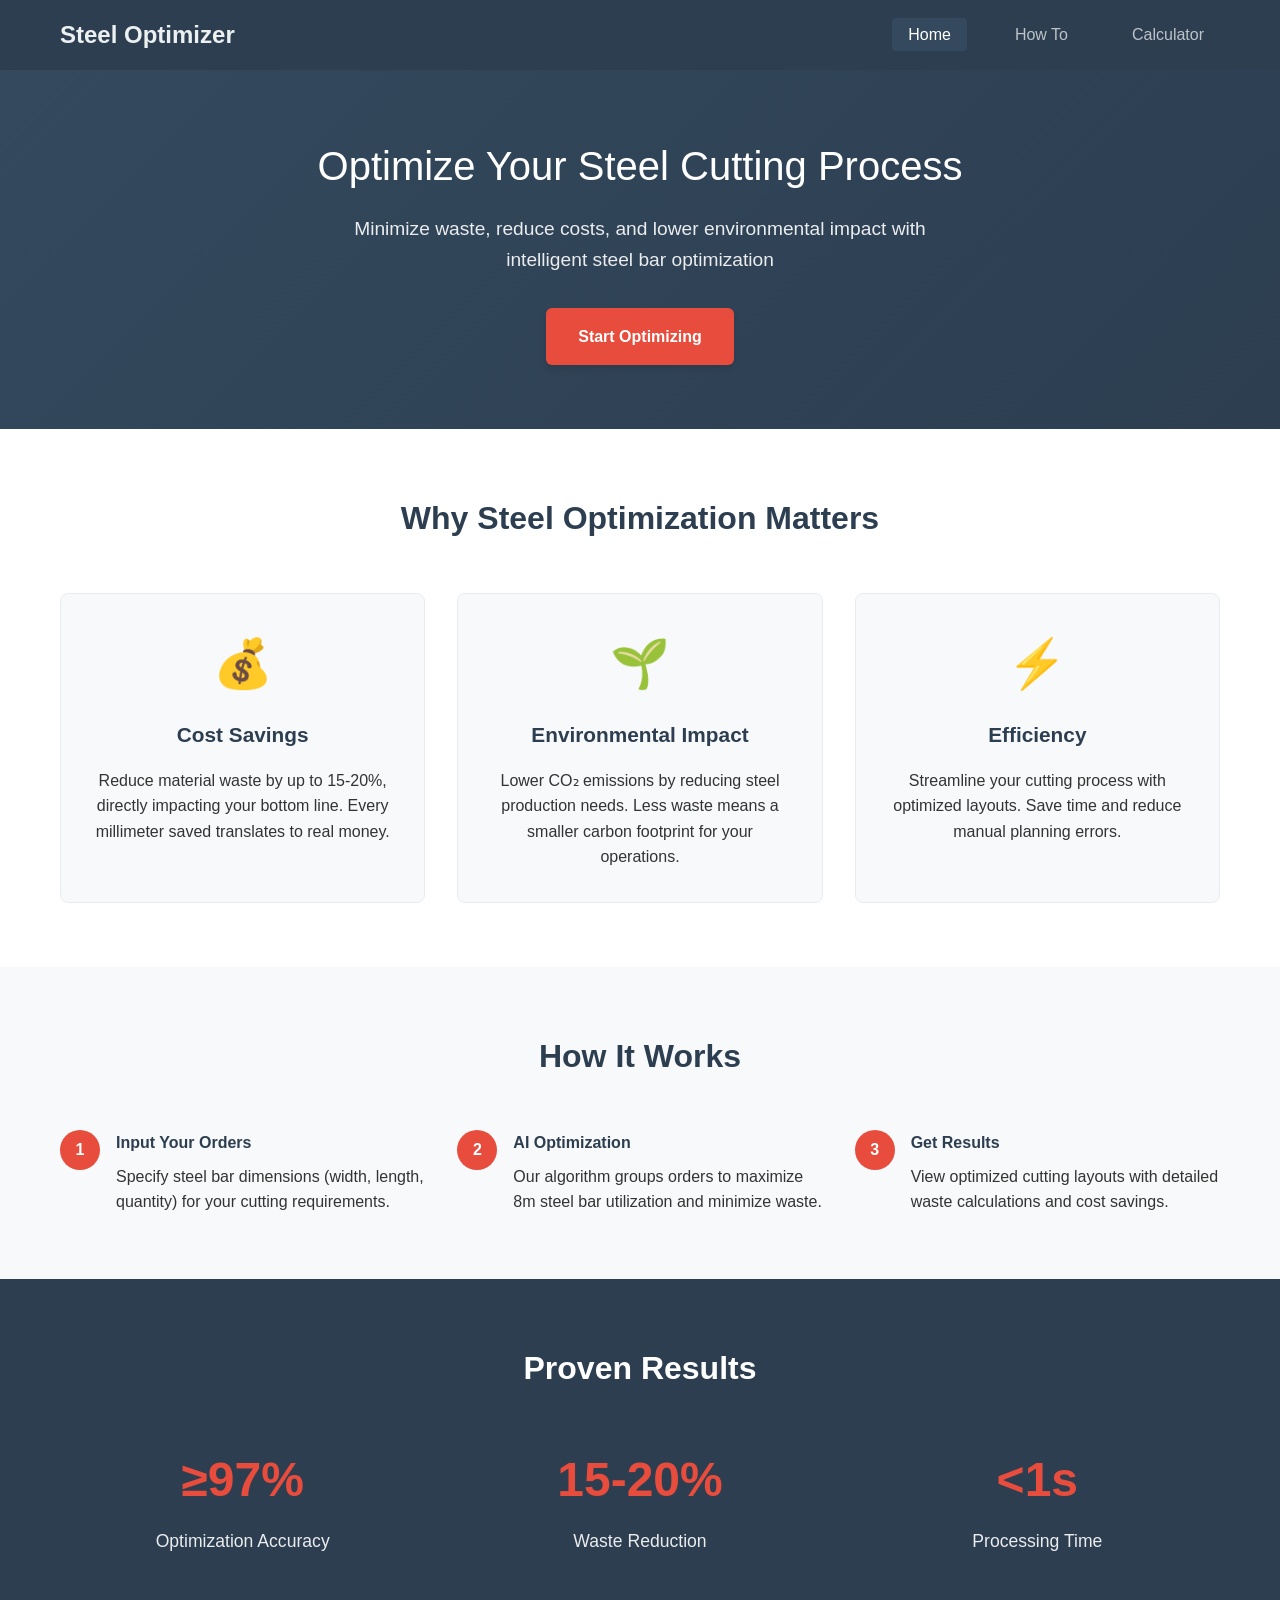
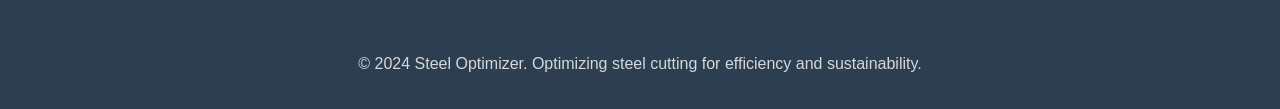
<file: index.html>
<!DOCTYPE html>
<html lang="en">
<head>
    <meta charset="UTF-8">
    <meta name="viewport" content="width=device-width, initial-scale=1.0">
    <title>Steel Optimization - Home</title>
    <link rel="stylesheet" href="style.css">
</head>
<body>
    <header>
        <nav class="top-nav">
            <div class="nav-container">
                <h1 class="logo">Steel Optimizer</h1>
                <ul class="nav-tabs">
                    <li><a href="index.html" class="active">Home</a></li>
                    <li><a href="howto.html">How To</a></li>
                    <li><a href="calculator.html">Calculator</a></li>
                </ul>
            </div>
        </nav>
    </header>

    <main class="main-content">
        <section class="hero">
            <div class="container">
                <h2>Optimize Your Steel Cutting Process</h2>
                <p class="hero-subtitle">Minimize waste, reduce costs, and lower environmental impact with intelligent steel bar optimization</p>
                <a href="calculator.html" class="cta-button">Start Optimizing</a>
            </div>
        </section>

        <section class="benefits">
            <div class="container">
                <h3>Why Steel Optimization Matters</h3>
                <div class="benefits-grid">
                    <div class="benefit-card">
                        <div class="benefit-icon">💰</div>
                        <h4>Cost Savings</h4>
                        <p>Reduce material waste by up to 15-20%, directly impacting your bottom line. Every millimeter saved translates to real money.</p>
                    </div>
                    <div class="benefit-card">
                        <div class="benefit-icon">🌱</div>
                        <h4>Environmental Impact</h4>
                        <p>Lower CO₂ emissions by reducing steel production needs. Less waste means a smaller carbon footprint for your operations.</p>
                    </div>
                    <div class="benefit-card">
                        <div class="benefit-icon">⚡</div>
                        <h4>Efficiency</h4>
                        <p>Streamline your cutting process with optimized layouts. Save time and reduce manual planning errors.</p>
                    </div>
                </div>
            </div>
        </section>

        <section class="how-it-works">
            <div class="container">
                <h3>How It Works</h3>
                <div class="steps">
                    <div class="step">
                        <div class="step-number">1</div>
                        <div class="step-content">
                            <h4>Input Your Orders</h4>
                            <p>Specify steel bar dimensions (width, length, quantity) for your cutting requirements.</p>
                        </div>
                    </div>
                    <div class="step">
                        <div class="step-number">2</div>
                        <div class="step-content">
                            <h4>AI Optimization</h4>
                            <p>Our algorithm groups orders to maximize 8m steel bar utilization and minimize waste.</p>
                        </div>
                    </div>
                    <div class="step">
                        <div class="step-number">3</div>
                        <div class="step-content">
                            <h4>Get Results</h4>
                            <p>View optimized cutting layouts with detailed waste calculations and cost savings.</p>
                        </div>
                    </div>
                </div>
            </div>
        </section>

        <section class="stats">
            <div class="container">
                <h3>Proven Results</h3>
                <div class="stats-grid">
                    <div class="stat-item">
                        <div class="stat-number">≥97%</div>
                        <div class="stat-label">Optimization Accuracy</div>
                    </div>
                    <div class="stat-item">
                        <div class="stat-number">15-20%</div>
                        <div class="stat-label">Waste Reduction</div>
                    </div>
                    <div class="stat-item">
                        <div class="stat-number">&lt;1s</div>
                        <div class="stat-label">Processing Time</div>
                    </div>
                </div>
            </div>
        </section>
    </main>

    <footer>
        <div class="container">
            <p>&copy; 2024 Steel Optimizer. Optimizing steel cutting for efficiency and sustainability.</p>
        </div>
    </footer>
</body>
</html>
</file>
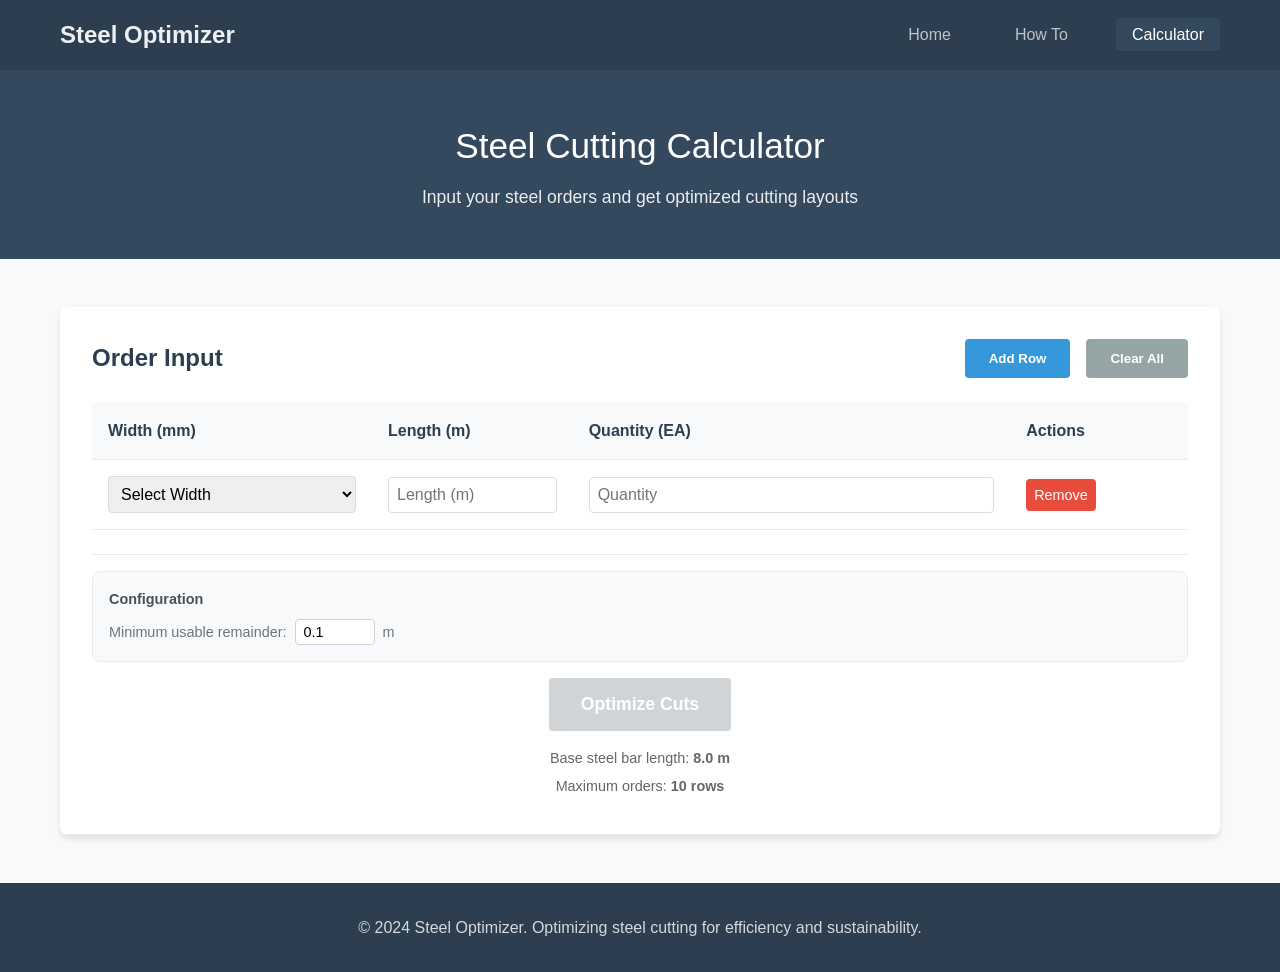
<file: calculator.html>
<!DOCTYPE html>
<html lang="en">
<head>
    <meta charset="UTF-8">
    <meta name="viewport" content="width=device-width, initial-scale=1.0">
    <title>Steel Optimization - Calculator</title>
    <link rel="stylesheet" href="style.css">
</head>
<body>
    <header>
        <nav class="top-nav">
            <div class="nav-container">
                <h1 class="logo">Steel Optimizer</h1>
                <ul class="nav-tabs">
                    <li><a href="index.html">Home</a></li>
                    <li><a href="howto.html">How To</a></li>
                    <li><a href="calculator.html" class="active">Calculator</a></li>
                </ul>
            </div>
        </nav>
    </header>

    <main class="main-content">
        <section class="page-header">
            <div class="container">
                <h2>Steel Cutting Calculator</h2>
                <p class="page-subtitle">Input your steel orders and get optimized cutting layouts</p>
            </div>
        </section>

        <section class="calculator-section">
            <div class="container">
                <div class="calculator-container">
                    <div class="input-section">
                        <div class="section-header">
                            <h3>Order Input</h3>
                            <div class="input-controls">
                                <button id="addRowBtn" class="btn btn-primary">Add Row</button>
                                <button id="clearAllBtn" class="btn btn-secondary">Clear All</button>
                            </div>
                        </div>
                        
                        <div class="input-table-container">
                            <table id="inputTable" class="input-table">
                                <thead>
                                    <tr>
                                        <th>Width (mm)</th>
                                        <th>Length (m)</th>
                                        <th>Quantity (EA)</th>
                                        <th>Actions</th>
                                    </tr>
                                </thead>
                                <tbody id="inputTableBody">
                                    <!-- Rows will be added dynamically -->
                                </tbody>
                            </table>
                        </div>
                        
                        <div class="optimize-section">
                            <div class="config-section">
                                <h4>Configuration</h4>
                                <div class="config-item">
                                    <label for="usableThreshold">Minimum usable remainder:</label>
                                    <input type="number" id="usableThreshold" min="0.01" max="1" step="0.01" value="0.1">
                                    <span>m</span>
                                </div>
                            </div>
                            <button id="optimizeBtn" class="btn btn-optimize" disabled>Optimize Cuts</button>
                            <div class="optimize-info">
                                <p>Base steel bar length: <strong>8.0 m</strong></p>
                                <p>Maximum orders: <strong>10 rows</strong></p>
                            </div>
                        </div>
                    </div>

                    <div class="results-section" id="resultsSection" style="display: none;">
                        <div class="section-header">
                            <h3>Optimization Results</h3>
                            <div class="results-controls">
                                <button id="exportBtn" class="btn btn-secondary">Export PDF</button>
                            </div>
                        </div>
                        
                        <div class="results-summary">
                            <div class="summary-cards">
                                <div class="summary-card">
                                    <div class="summary-number" id="totalBars">0</div>
                                    <div class="summary-label">Steel Bars Used</div>
                                </div>
                                <div class="summary-card">
                                    <div class="summary-number" id="totalWaste">0%</div>
                                    <div class="summary-label">Waste Percentage</div>
                                </div>
                                <div class="summary-card">
                                    <div class="summary-number" id="totalRemainder">0 m</div>
                                    <div class="summary-label">Total Remainder</div>
                                </div>
                            </div>
                        </div>

                        <div class="results-tables">
                            <div class="table-container">
                                <h4>Optimized Cuts</h4>
                                <div class="table-scroll">
                                    <table id="cutsTable" class="results-table">
                                        <thead>
                                            <tr>
                                                <th>Order Type</th>
                                                <th>Quantity</th>
                                                <th>Steel Bars</th>
                                                <th>Total Used</th>
                                                <th>Efficiency</th>
                                            </tr>
                                        </thead>
                                        <tbody id="cutsTableBody">
                                            <!-- Results will be populated here -->
                                        </tbody>
                                    </table>
                                </div>
                            </div>

                            <div class="table-container">
                                <h4>Remainders Summary</h4>
                                <div class="table-scroll">
                                    <table id="remaindersTable" class="results-table">
                                        <thead>
                                            <tr>
                                                <th>Type</th>
                                                <th>Specification</th>
                                                <th>Count</th>
                                                <th>Total Length</th>
                                            </tr>
                                        </thead>
                                        <tbody id="remaindersTableBody">
                                            <!-- Remainders will be populated here -->
                                        </tbody>
                                    </table>
                                </div>
                            </div>
                        </div>
                    </div>
                </div>
            </div>
        </section>
    </main>

    <footer>
        <div class="container">
            <p>&copy; 2024 Steel Optimizer. Optimizing steel cutting for efficiency and sustainability.</p>
        </div>
    </footer>

    <script src="script.js"></script>
</body>
</html>
</file>
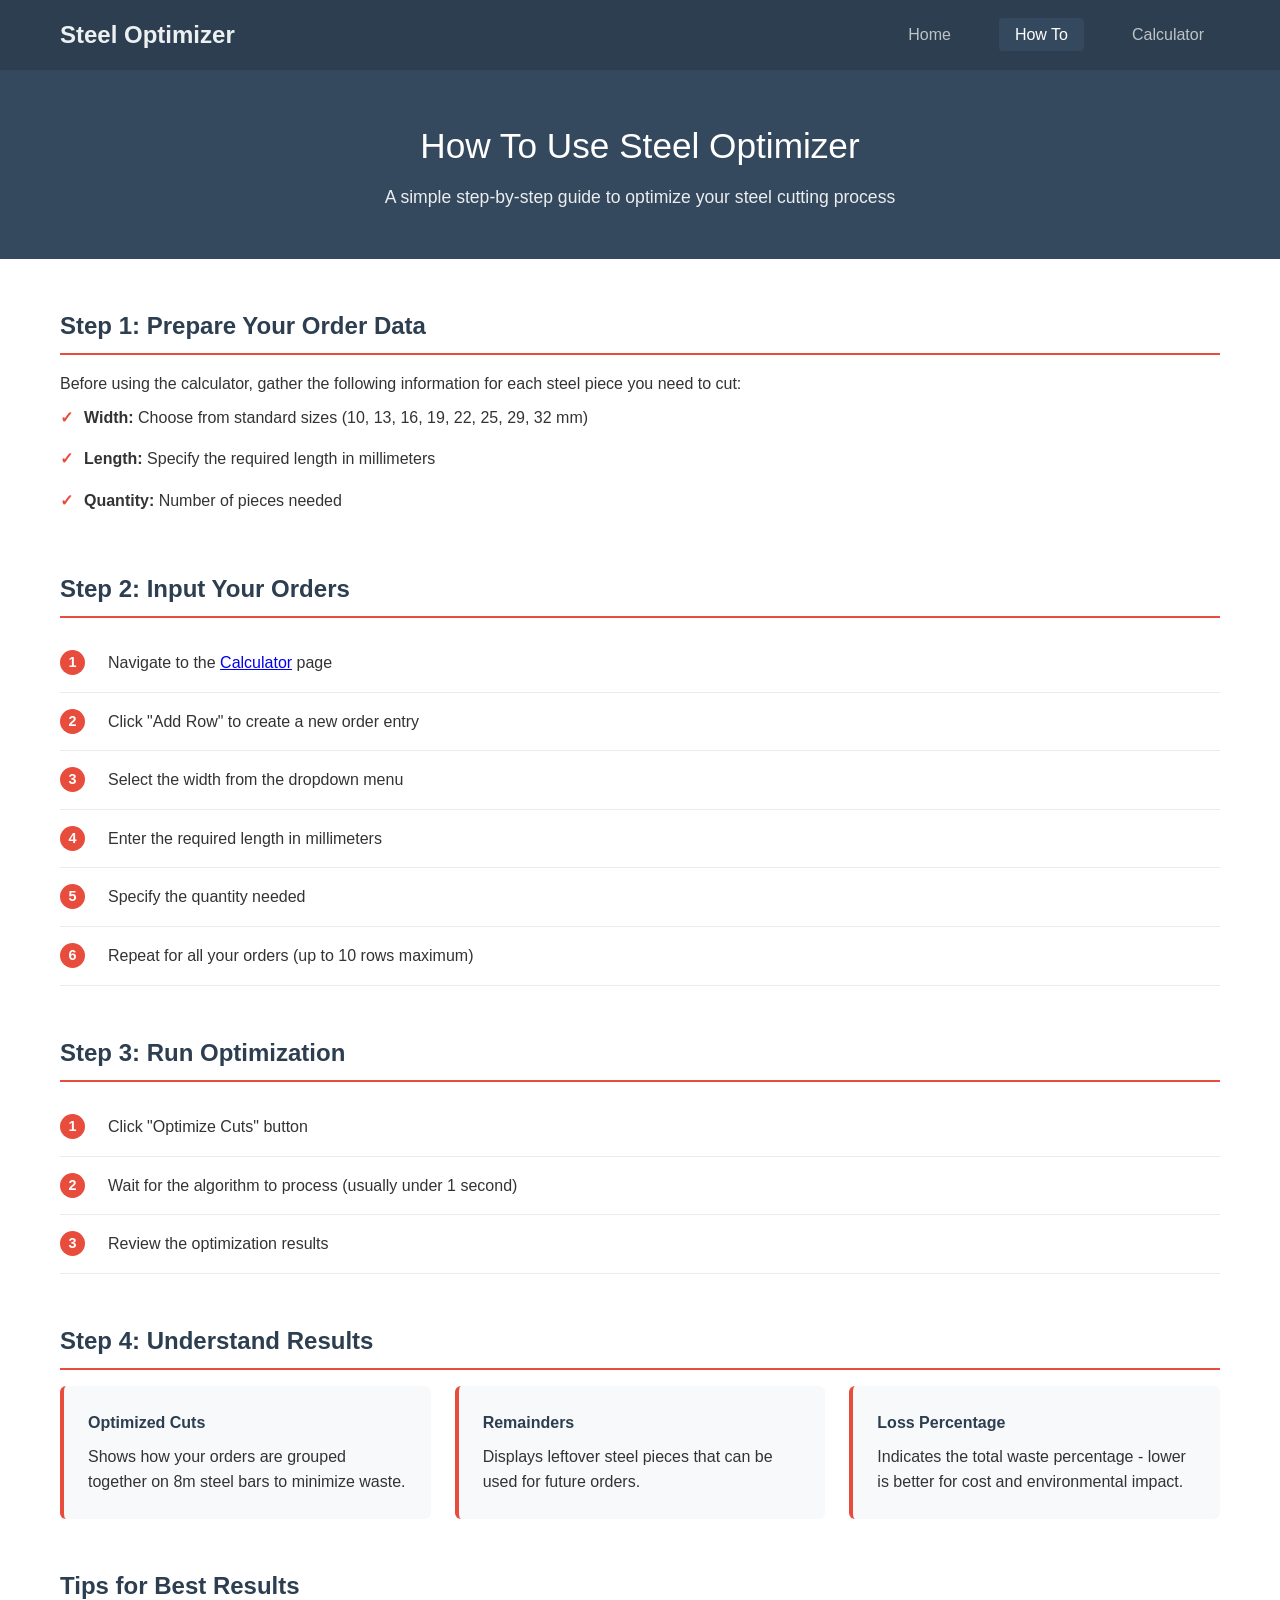
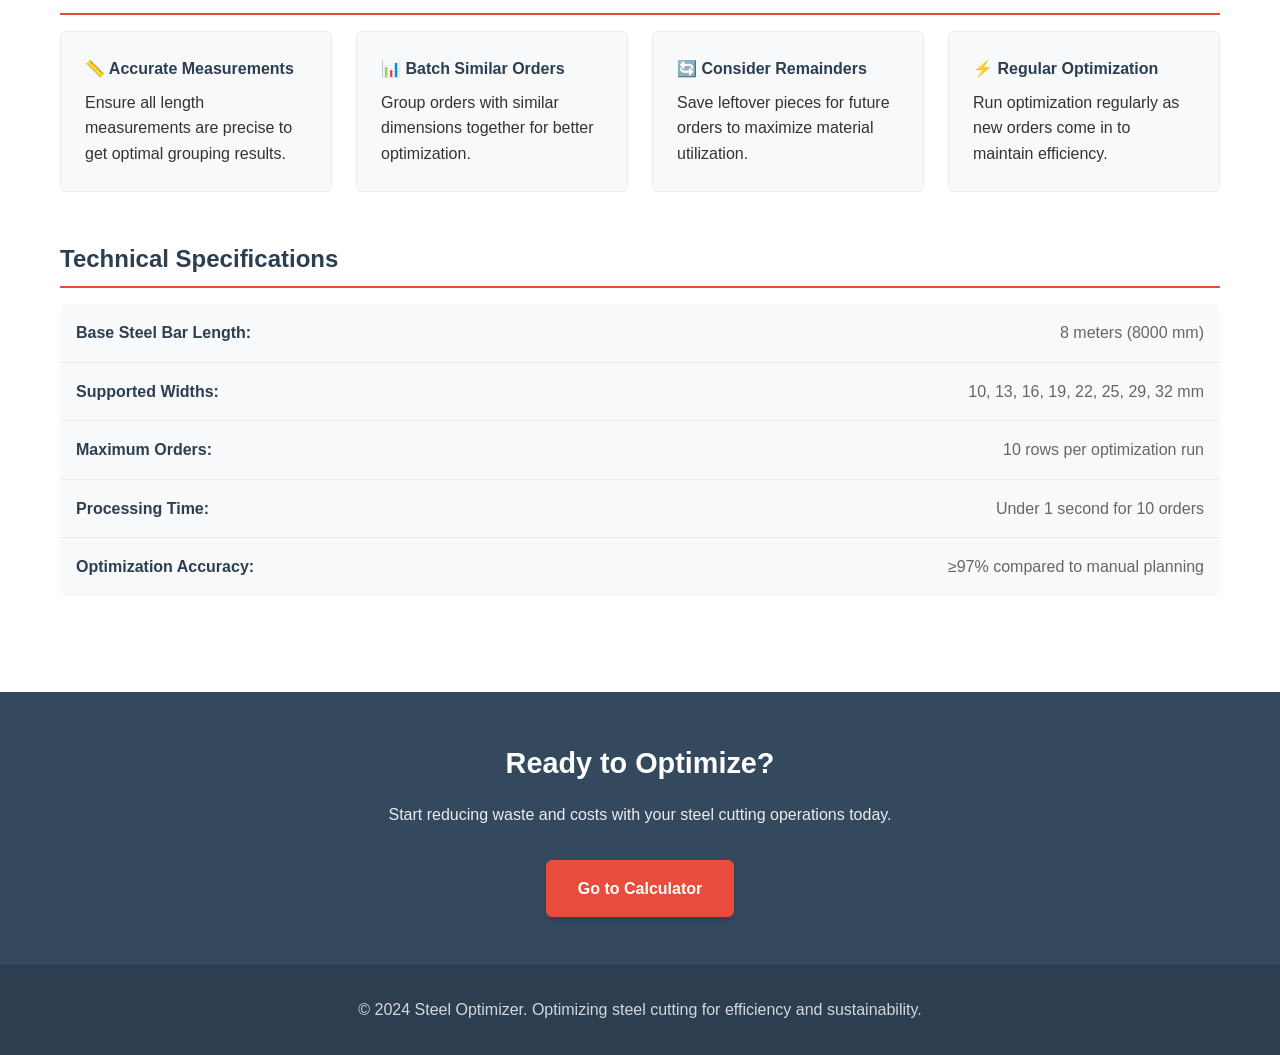
<file: howto.html>
<!DOCTYPE html>
<html lang="en">
<head>
    <meta charset="UTF-8">
    <meta name="viewport" content="width=device-width, initial-scale=1.0">
    <title>Steel Optimization - How To</title>
    <link rel="stylesheet" href="style.css">
</head>
<body>
    <header>
        <nav class="top-nav">
            <div class="nav-container">
                <h1 class="logo">Steel Optimizer</h1>
                <ul class="nav-tabs">
                    <li><a href="index.html">Home</a></li>
                    <li><a href="howto.html" class="active">How To</a></li>
                    <li><a href="calculator.html">Calculator</a></li>
                </ul>
            </div>
        </nav>
    </header>

    <main class="main-content">
        <section class="page-header">
            <div class="container">
                <h2>How To Use Steel Optimizer</h2>
                <p class="page-subtitle">A simple step-by-step guide to optimize your steel cutting process</p>
            </div>
        </section>

        <section class="guide-content">
            <div class="container">
                <div class="guide-section">
                    <h3>Step 1: Prepare Your Order Data</h3>
                    <p>Before using the calculator, gather the following information for each steel piece you need to cut:</p>
                    <ul class="info-list">
                        <li><strong>Width:</strong> Choose from standard sizes (10, 13, 16, 19, 22, 25, 29, 32 mm)</li>
                        <li><strong>Length:</strong> Specify the required length in millimeters</li>
                        <li><strong>Quantity:</strong> Number of pieces needed</li>
                    </ul>
                </div>

                <div class="guide-section">
                    <h3>Step 2: Input Your Orders</h3>
                    <ol class="steps-list">
                        <li>Navigate to the <a href="calculator.html">Calculator</a> page</li>
                        <li>Click "Add Row" to create a new order entry</li>
                        <li>Select the width from the dropdown menu</li>
                        <li>Enter the required length in millimeters</li>
                        <li>Specify the quantity needed</li>
                        <li>Repeat for all your orders (up to 10 rows maximum)</li>
                    </ol>
                </div>

                <div class="guide-section">
                    <h3>Step 3: Run Optimization</h3>
                    <ol class="steps-list">
                        <li>Click "Optimize Cuts" button</li>
                        <li>Wait for the algorithm to process (usually under 1 second)</li>
                        <li>Review the optimization results</li>
                    </ol>
                </div>

                <div class="guide-section">
                    <h3>Step 4: Understand Results</h3>
                    <div class="results-explanation">
                        <div class="result-type">
                            <h4>Optimized Cuts</h4>
                            <p>Shows how your orders are grouped together on 8m steel bars to minimize waste.</p>
                        </div>
                        <div class="result-type">
                            <h4>Remainders</h4>
                            <p>Displays leftover steel pieces that can be used for future orders.</p>
                        </div>
                        <div class="result-type">
                            <h4>Loss Percentage</h4>
                            <p>Indicates the total waste percentage - lower is better for cost and environmental impact.</p>
                        </div>
                    </div>
                </div>

                <div class="guide-section">
                    <h3>Tips for Best Results</h3>
                    <div class="tips-grid">
                        <div class="tip-card">
                            <h4>📏 Accurate Measurements</h4>
                            <p>Ensure all length measurements are precise to get optimal grouping results.</p>
                        </div>
                        <div class="tip-card">
                            <h4>📊 Batch Similar Orders</h4>
                            <p>Group orders with similar dimensions together for better optimization.</p>
                        </div>
                        <div class="tip-card">
                            <h4>🔄 Consider Remainders</h4>
                            <p>Save leftover pieces for future orders to maximize material utilization.</p>
                        </div>
                        <div class="tip-card">
                            <h4>⚡ Regular Optimization</h4>
                            <p>Run optimization regularly as new orders come in to maintain efficiency.</p>
                        </div>
                    </div>
                </div>

                <div class="guide-section">
                    <h3>Technical Specifications</h3>
                    <div class="specs-table">
                        <div class="spec-row">
                            <span class="spec-label">Base Steel Bar Length:</span>
                            <span class="spec-value">8 meters (8000 mm)</span>
                        </div>
                        <div class="spec-row">
                            <span class="spec-label">Supported Widths:</span>
                            <span class="spec-value">10, 13, 16, 19, 22, 25, 29, 32 mm</span>
                        </div>
                        <div class="spec-row">
                            <span class="spec-label">Maximum Orders:</span>
                            <span class="spec-value">10 rows per optimization run</span>
                        </div>
                        <div class="spec-row">
                            <span class="spec-label">Processing Time:</span>
                            <span class="spec-value">Under 1 second for 10 orders</span>
                        </div>
                        <div class="spec-row">
                            <span class="spec-label">Optimization Accuracy:</span>
                            <span class="spec-value">≥97% compared to manual planning</span>
                        </div>
                    </div>
                </div>
            </div>
        </section>

        <section class="cta-section">
            <div class="container">
                <h3>Ready to Optimize?</h3>
                <p>Start reducing waste and costs with your steel cutting operations today.</p>
                <a href="calculator.html" class="cta-button">Go to Calculator</a>
            </div>
        </section>
    </main>

    <footer>
        <div class="container">
            <p>&copy; 2024 Steel Optimizer. Optimizing steel cutting for efficiency and sustainability.</p>
        </div>
    </footer>
</body>
</html>
</file>
<file: style.css>
/* Steel Optimization Website - CSS Styles */
/* Steel-tone theme: white, grey, black */

/* Reset and Base Styles */
* {
    margin: 0;
    padding: 0;
    box-sizing: border-box;
}

body {
    font-family: 'Segoe UI', Tahoma, Geneva, Verdana, sans-serif;
    line-height: 1.6;
    color: #333;
    background-color: #f8f9fa;
}

.container {
    max-width: 1200px;
    margin: 0 auto;
    padding: 0 20px;
}

/* Header and Navigation */
.top-nav {
    background-color: #2c3e50;
    color: white;
    padding: 1rem 0;
    box-shadow: 0 2px 4px rgba(0,0,0,0.1);
}

.nav-container {
    max-width: 1200px;
    margin: 0 auto;
    padding: 0 20px;
    display: flex;
    justify-content: space-between;
    align-items: center;
}

.logo {
    font-size: 1.5rem;
    font-weight: bold;
    color: #ecf0f1;
}

.nav-tabs {
    display: flex;
    list-style: none;
    gap: 2rem;
}

.nav-tabs a {
    color: #bdc3c7;
    text-decoration: none;
    padding: 0.5rem 1rem;
    border-radius: 4px;
    transition: all 0.3s ease;
}

.nav-tabs a:hover,
.nav-tabs a.active {
    color: white;
    background-color: #34495e;
}

/* Main Content */
.main-content {
    min-height: calc(100vh - 140px);
}

/* Hero Section */
.hero {
    background: linear-gradient(135deg, #34495e 0%, #2c3e50 100%);
    color: white;
    padding: 4rem 0;
    text-align: center;
}

.hero h2 {
    font-size: 2.5rem;
    margin-bottom: 1rem;
    font-weight: 300;
}

.hero-subtitle {
    font-size: 1.2rem;
    margin-bottom: 2rem;
    opacity: 0.9;
    max-width: 600px;
    margin-left: auto;
    margin-right: auto;
}

.cta-button {
    display: inline-block;
    background-color: #e74c3c;
    color: white;
    padding: 1rem 2rem;
    text-decoration: none;
    border-radius: 6px;
    font-weight: bold;
    transition: background-color 0.3s ease;
    box-shadow: 0 4px 6px rgba(0,0,0,0.1);
}

.cta-button:hover {
    background-color: #c0392b;
    transform: translateY(-2px);
}

/* Page Headers */
.page-header {
    background-color: #34495e;
    color: white;
    padding: 3rem 0;
    text-align: center;
}

.page-header h2 {
    font-size: 2.2rem;
    margin-bottom: 0.5rem;
    font-weight: 300;
}

.page-subtitle {
    font-size: 1.1rem;
    opacity: 0.9;
}

/* Benefits Section */
.benefits {
    padding: 4rem 0;
    background-color: white;
}

.benefits h3 {
    text-align: center;
    font-size: 2rem;
    margin-bottom: 3rem;
    color: #2c3e50;
}

.benefits-grid {
    display: grid;
    grid-template-columns: repeat(auto-fit, minmax(300px, 1fr));
    gap: 2rem;
}

.benefit-card {
    text-align: center;
    padding: 2rem;
    border-radius: 8px;
    background-color: #f8f9fa;
    border: 1px solid #e9ecef;
    transition: transform 0.3s ease;
}

.benefit-card:hover {
    transform: translateY(-5px);
    box-shadow: 0 8px 25px rgba(0,0,0,0.1);
}

.benefit-icon {
    font-size: 3rem;
    margin-bottom: 1rem;
}

.benefit-card h4 {
    font-size: 1.3rem;
    margin-bottom: 1rem;
    color: #2c3e50;
}

/* How It Works Section */
.how-it-works {
    padding: 4rem 0;
    background-color: #f8f9fa;
}

.how-it-works h3 {
    text-align: center;
    font-size: 2rem;
    margin-bottom: 3rem;
    color: #2c3e50;
}

.steps {
    display: grid;
    grid-template-columns: repeat(auto-fit, minmax(250px, 1fr));
    gap: 2rem;
}

.step {
    display: flex;
    align-items: flex-start;
    gap: 1rem;
}

.step-number {
    background-color: #e74c3c;
    color: white;
    width: 40px;
    height: 40px;
    border-radius: 50%;
    display: flex;
    align-items: center;
    justify-content: center;
    font-weight: bold;
    flex-shrink: 0;
}

.step-content h4 {
    margin-bottom: 0.5rem;
    color: #2c3e50;
}

/* Stats Section */
.stats {
    padding: 4rem 0;
    background-color: #2c3e50;
    color: white;
}

.stats h3 {
    text-align: center;
    font-size: 2rem;
    margin-bottom: 3rem;
}

.stats-grid {
    display: grid;
    grid-template-columns: repeat(auto-fit, minmax(200px, 1fr));
    gap: 2rem;
}

.stat-item {
    text-align: center;
}

.stat-number {
    font-size: 3rem;
    font-weight: bold;
    color: #e74c3c;
    margin-bottom: 0.5rem;
}

.stat-label {
    font-size: 1.1rem;
    opacity: 0.9;
}

/* Guide Content */
.guide-content {
    padding: 3rem 0;
    background-color: white;
}

.guide-section {
    margin-bottom: 3rem;
}

.guide-section h3 {
    font-size: 1.5rem;
    margin-bottom: 1rem;
    color: #2c3e50;
    border-bottom: 2px solid #e74c3c;
    padding-bottom: 0.5rem;
}

.info-list {
    list-style: none;
    padding-left: 0;
}

.info-list li {
    padding: 0.5rem 0;
    padding-left: 1.5rem;
    position: relative;
}

.info-list li::before {
    content: "✓";
    position: absolute;
    left: 0;
    color: #e74c3c;
    font-weight: bold;
}

.steps-list {
    counter-reset: step-counter;
    list-style: none;
    padding-left: 0;
}

.steps-list li {
    counter-increment: step-counter;
    padding: 1rem 0;
    padding-left: 3rem;
    position: relative;
    border-bottom: 1px solid #e9ecef;
}

.steps-list li::before {
    content: counter(step-counter);
    position: absolute;
    left: 0;
    top: 1rem;
    background-color: #e74c3c;
    color: white;
    width: 25px;
    height: 25px;
    border-radius: 50%;
    display: flex;
    align-items: center;
    justify-content: center;
    font-weight: bold;
    font-size: 0.9rem;
}

.results-explanation {
    display: grid;
    grid-template-columns: repeat(auto-fit, minmax(250px, 1fr));
    gap: 1.5rem;
    margin-top: 1rem;
}

.result-type {
    padding: 1.5rem;
    background-color: #f8f9fa;
    border-radius: 6px;
    border-left: 4px solid #e74c3c;
}

.result-type h4 {
    color: #2c3e50;
    margin-bottom: 0.5rem;
}

.tips-grid {
    display: grid;
    grid-template-columns: repeat(auto-fit, minmax(250px, 1fr));
    gap: 1.5rem;
    margin-top: 1rem;
}

.tip-card {
    padding: 1.5rem;
    background-color: #f8f9fa;
    border-radius: 6px;
    border: 1px solid #e9ecef;
}

.tip-card h4 {
    color: #2c3e50;
    margin-bottom: 0.5rem;
}

.specs-table {
    background-color: #f8f9fa;
    border-radius: 6px;
    overflow: hidden;
    margin-top: 1rem;
}

.spec-row {
    display: flex;
    justify-content: space-between;
    padding: 1rem;
    border-bottom: 1px solid #e9ecef;
}

.spec-row:last-child {
    border-bottom: none;
}

.spec-label {
    font-weight: bold;
    color: #2c3e50;
}

.spec-value {
    color: #666;
}

/* Calculator Styles */
.calculator-section {
    padding: 3rem 0;
    background-color: #f8f9fa;
}

.calculator-container {
    background-color: white;
    border-radius: 8px;
    box-shadow: 0 4px 6px rgba(0,0,0,0.1);
    overflow: hidden;
}

.input-section {
    padding: 2rem;
    border-bottom: 1px solid #e9ecef;
}

.section-header {
    display: flex;
    justify-content: space-between;
    align-items: center;
    margin-bottom: 1.5rem;
}

.section-header h3 {
    color: #2c3e50;
    font-size: 1.5rem;
}

.input-controls {
    display: flex;
    gap: 1rem;
}

.btn {
    padding: 0.75rem 1.5rem;
    border: none;
    border-radius: 4px;
    cursor: pointer;
    font-weight: bold;
    transition: all 0.3s ease;
    text-decoration: none;
    display: inline-block;
}

.btn-primary {
    background-color: #3498db;
    color: white;
}

.btn-primary:hover {
    background-color: #2980b9;
}

.btn-secondary {
    background-color: #95a5a6;
    color: white;
}

.btn-secondary:hover {
    background-color: #7f8c8d;
}

.btn-optimize {
    background-color: #e74c3c;
    color: white;
    font-size: 1.1rem;
    padding: 1rem 2rem;
}

.btn-optimize:hover:not(:disabled) {
    background-color: #c0392b;
}

.btn-optimize:disabled {
    background-color: #bdc3c7;
    cursor: not-allowed;
}

.input-table-container {
    overflow-x: auto;
    margin-bottom: 1.5rem;
}

.input-table {
    width: 100%;
    border-collapse: collapse;
    background-color: white;
}

.input-table th,
.input-table td {
    padding: 1rem;
    text-align: left;
    border-bottom: 1px solid #e9ecef;
}

.input-table th {
    background-color: #f8f9fa;
    font-weight: bold;
    color: #2c3e50;
}

.input-table input,
.input-table select {
    width: 100%;
    padding: 0.5rem;
    border: 1px solid #ddd;
    border-radius: 4px;
    font-size: 1rem;
}

.input-table input:focus,
.input-table select:focus {
    outline: none;
    border-color: #3498db;
    box-shadow: 0 0 0 2px rgba(52, 152, 219, 0.2);
}

.remove-row-btn {
    background-color: #e74c3c;
    color: white;
    border: none;
    padding: 0.5rem;
    border-radius: 4px;
    cursor: pointer;
    font-size: 0.9rem;
}

.remove-row-btn:hover {
    background-color: #c0392b;
}

.optimize-section {
    text-align: center;
    padding-top: 1rem;
    border-top: 1px solid #e9ecef;
}

.config-section {
    background-color: #f8f9fa;
    border: 1px solid #e9ecef;
    border-radius: 8px;
    padding: 1rem;
    margin-bottom: 1rem;
    text-align: left;
}

.config-section h4 {
    margin-bottom: 0.5rem;
    color: #495057;
    font-size: 0.9rem;
    font-weight: 600;
}

.config-item {
    display: flex;
    align-items: center;
    gap: 0.5rem;
}

.config-item label {
    font-size: 0.9rem;
    color: #6c757d;
    min-width: 150px;
}

.config-item input {
    width: 80px;
    padding: 0.25rem 0.5rem;
    border: 1px solid #ced4da;
    border-radius: 4px;
    font-size: 0.9rem;
}

.config-item span {
    font-size: 0.9rem;
    color: #6c757d;
}

.optimize-info {
    margin-top: 1rem;
    color: #666;
    font-size: 0.9rem;
}

.optimize-info p {
    margin: 0.25rem 0;
}

/* Results Section */
.results-section {
    padding: 2rem;
}

.results-summary {
    margin-bottom: 2rem;
}

.summary-cards {
    display: grid;
    grid-template-columns: repeat(auto-fit, minmax(150px, 1fr));
    gap: 1rem;
    margin-bottom: 2rem;
}

.summary-card {
    background-color: #f8f9fa;
    padding: 1.5rem;
    border-radius: 6px;
    text-align: center;
    border: 1px solid #e9ecef;
}

.summary-number {
    font-size: 2rem;
    font-weight: bold;
    color: #e74c3c;
    margin-bottom: 0.5rem;
}

.summary-label {
    color: #666;
    font-size: 0.9rem;
}

.results-tables {
    display: grid;
    gap: 2rem;
}

.table-container h4 {
    color: #2c3e50;
    margin-bottom: 1rem;
    font-size: 1.2rem;
}

.table-scroll {
    overflow-x: auto;
}

.results-table {
    width: 100%;
    border-collapse: collapse;
    background-color: white;
    border-radius: 6px;
    overflow: hidden;
    box-shadow: 0 2px 4px rgba(0,0,0,0.1);
}

.results-table th,
.results-table td {
    padding: 1rem;
    text-align: left;
    border-bottom: 1px solid #e9ecef;
}

.results-table th {
    background-color: #34495e;
    color: white;
    font-weight: bold;
}

.results-table tr:hover {
    background-color: #f8f9fa;
}

/* CTA Section */
.cta-section {
    padding: 3rem 0;
    background-color: #34495e;
    color: white;
    text-align: center;
}

.cta-section h3 {
    font-size: 1.8rem;
    margin-bottom: 1rem;
}

.cta-section p {
    margin-bottom: 2rem;
    opacity: 0.9;
}

/* Footer */
footer {
    background-color: #2c3e50;
    color: white;
    text-align: center;
    padding: 2rem 0;
}

footer p {
    opacity: 0.8;
}

/* Responsive Design */
@media (max-width: 768px) {
    .nav-container {
        flex-direction: column;
        gap: 1rem;
    }
    
    .nav-tabs {
        gap: 1rem;
    }
    
    .hero h2 {
        font-size: 2rem;
    }
    
    .hero-subtitle {
        font-size: 1rem;
    }
    
    .benefits-grid,
    .steps,
    .stats-grid {
        grid-template-columns: 1fr;
    }
    
    .section-header {
        flex-direction: column;
        gap: 1rem;
        align-items: flex-start;
    }
    
    .input-controls {
        width: 100%;
        justify-content: center;
    }
    
    .summary-cards {
        grid-template-columns: 1fr;
    }
    
    .results-tables {
        grid-template-columns: 1fr;
    }
    
    .table-scroll {
        font-size: 0.9rem;
    }
    
    .results-table th,
    .results-table td {
        padding: 0.75rem 0.5rem;
    }
}

@media (max-width: 480px) {
    .container {
        padding: 0 15px;
    }
    
    .hero {
        padding: 2rem 0;
    }
    
    .hero h2 {
        font-size: 1.8rem;
    }
    
    .page-header {
        padding: 2rem 0;
    }
    
    .page-header h2 {
        font-size: 1.8rem;
    }
    
    .btn {
        padding: 0.6rem 1.2rem;
        font-size: 0.9rem;
    }
    
    .input-table th,
    .input-table td {
        padding: 0.75rem 0.5rem;
    }
    
    .input-table input,
    .input-table select {
        font-size: 0.9rem;
    }
}

/* Loading Animation */
.spinner {
    display: inline-block;
    animation: spin 1s linear infinite;
}

@keyframes spin {
    0% {
        transform: rotate(0deg);
    }
    100% {
        transform: rotate(360deg);
    }
}

/* Button Loading State */
.btn:disabled {
    opacity: 0.7;
    cursor: not-allowed;
}

.btn:disabled:hover {
    background-color: #e74c3c;
    transform: none;
}
</file>
